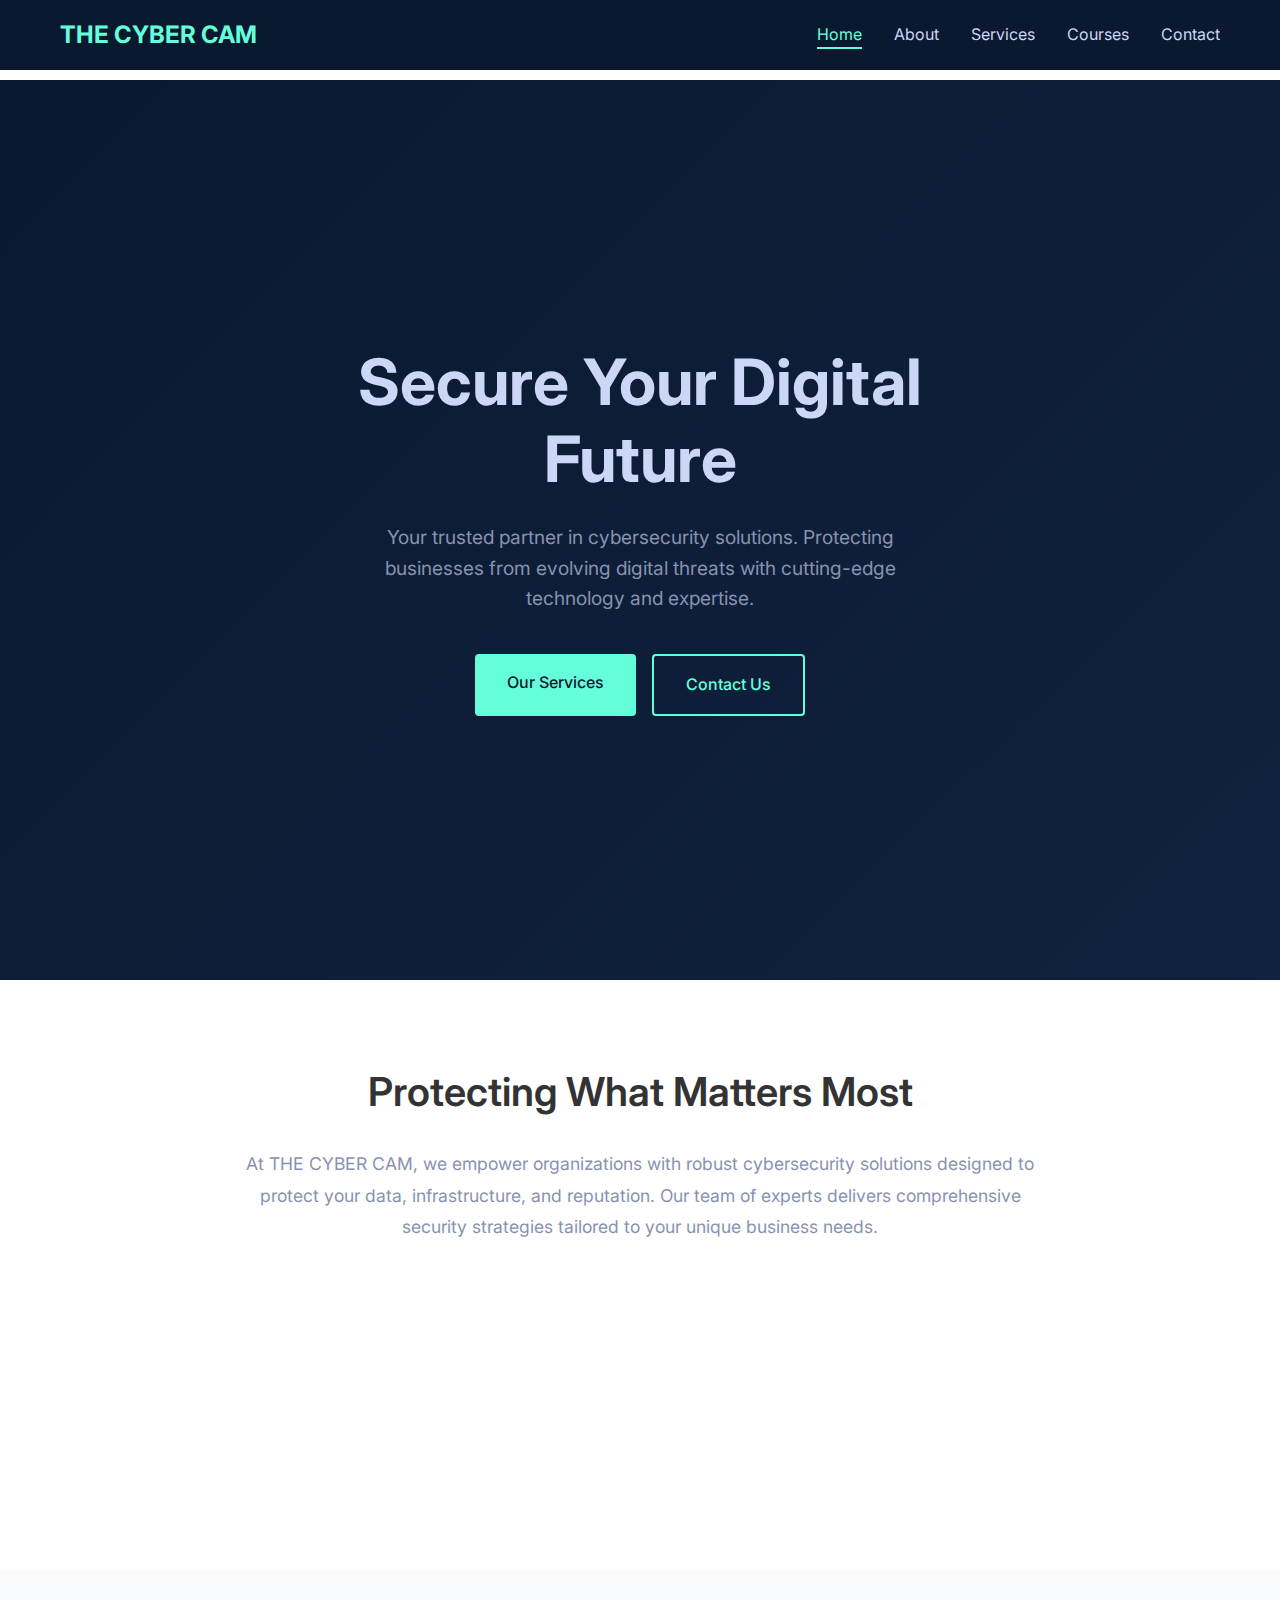
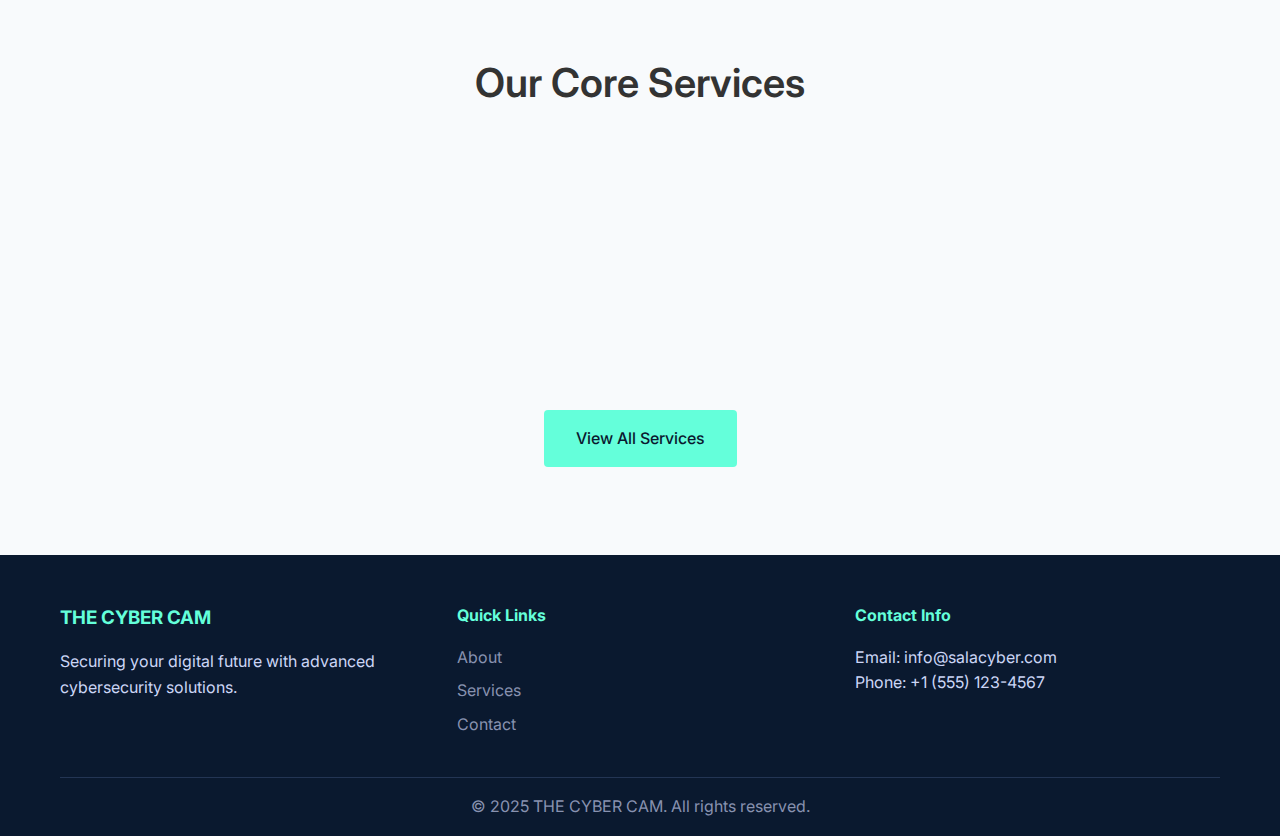
<file: index.html>
<!DOCTYPE html>
<html lang="en">
<head>
    <meta charset="UTF-8">
    <meta name="viewport" content="width=device-width, initial-scale=1.0">
    <title>THE CYBER CAM | Cybersecurity Solutions</title>
    <link rel="stylesheet" href="css/style.css">
    <link href="https://fonts.googleapis.com/css2?family=Inter:wght@300;400;500;600;700&display=swap" rel="stylesheet">
</head>
<body>
    <header>
        <div class="container">
            <h1 class="logo">THE CYBER CAM</h1>
            <nav>
                <ul class="nav-links">
                    <li><a href="index.html" class="active">Home</a></li>
                    <li><a href="about.html">About</a></li>
                    <li><a href="services.html">Services</a></li>
                    <li><a href="courses.html">Courses</a></li>
                    <li><a href="contact.html">Contact</a></li>
                </ul>
                <button id="nav-toggle" class="nav-toggle">Menu</button>
            </nav>
        </div>
    </header>

    <main>
        <section class="hero">
            <div class="hero-overlay">
                <div class="hero-content">
                    <h2>Secure Your Digital Future</h2>
                    <p>Your trusted partner in cybersecurity solutions. Protecting businesses from evolving digital threats with cutting-edge technology and expertise.</p>
                    <div class="hero-buttons">
                        <a href="services.html" class="btn primary">Our Services</a>
                        <a href="contact.html" class="btn secondary">Contact Us</a>
                    </div>
                </div>
            </div>
        </section>

        <section class="intro">
            <div class="container">
                <div class="intro-content">
                    <h2>Protecting What Matters Most</h2>
                    <p>At THE CYBER CAM, we empower organizations with robust cybersecurity solutions designed to protect your data, infrastructure, and reputation. Our team of experts delivers comprehensive security strategies tailored to your unique business needs.</p>
                    <div class="stats">
                        <div class="stat">
                            <h3>500+</h3>
                            <p>Clients Protected</p>
                        </div>
                        <div class="stat">
                            <h3>24/7</h3>
                            <p>Monitoring</p>
                        </div>
                        <div class="stat">
                            <h3>99.9%</h3>
                            <p>Uptime</p>
                        </div>
                    </div>
                </div>
            </div>
        </section>

        <section class="services-preview">
            <div class="container">
                <h2>Our Core Services</h2>
                <div class="services-grid">
                    <div class="service-card">
                        <h3>Risk Assessment</h3>
                        <p>Comprehensive security audits to identify vulnerabilities and strengthen your defenses.</p>
                    </div>
                    <div class="service-card">
                        <h3>Managed Security</h3>
                        <p>Round-the-clock monitoring and proactive threat detection and response.</p>
                    </div>
                    <div class="service-card">
                        <h3>Compliance Consulting</h3>
                        <p>Ensure your business meets regulatory standards and industry best practices.</p>
                    </div>
                </div>
                <div class="services-cta">
                    <a href="services.html" class="btn primary">View All Services</a>
                </div>
            </div>
        </section>
    </main>

    <footer>
        <div class="container">
            <div class="footer-content">
                <div class="footer-section">
                    <h3>THE CYBER CAM</h3>
                    <p>Securing your digital future with advanced cybersecurity solutions.</p>
                </div>
                <div class="footer-section">
                    <h4>Quick Links</h4>
                    <ul>
                        <li><a href="about.html">About</a></li>
                        <li><a href="services.html">Services</a></li>
                        <li><a href="contact.html">Contact</a></li>
                    </ul>
                </div>
                <div class="footer-section">
                    <h4>Contact Info</h4>
                    <p>Email: info@salacyber.com</p>
                    <p>Phone: +1 (555) 123-4567</p>
                </div>
            </div>
            <div class="footer-bottom">
                <p>&copy; 2025 THE CYBER CAM. All rights reserved.</p>
            </div>
        </div>
    </footer>

    <script src="js/main.js"></script>
</body>
</html>
</file>
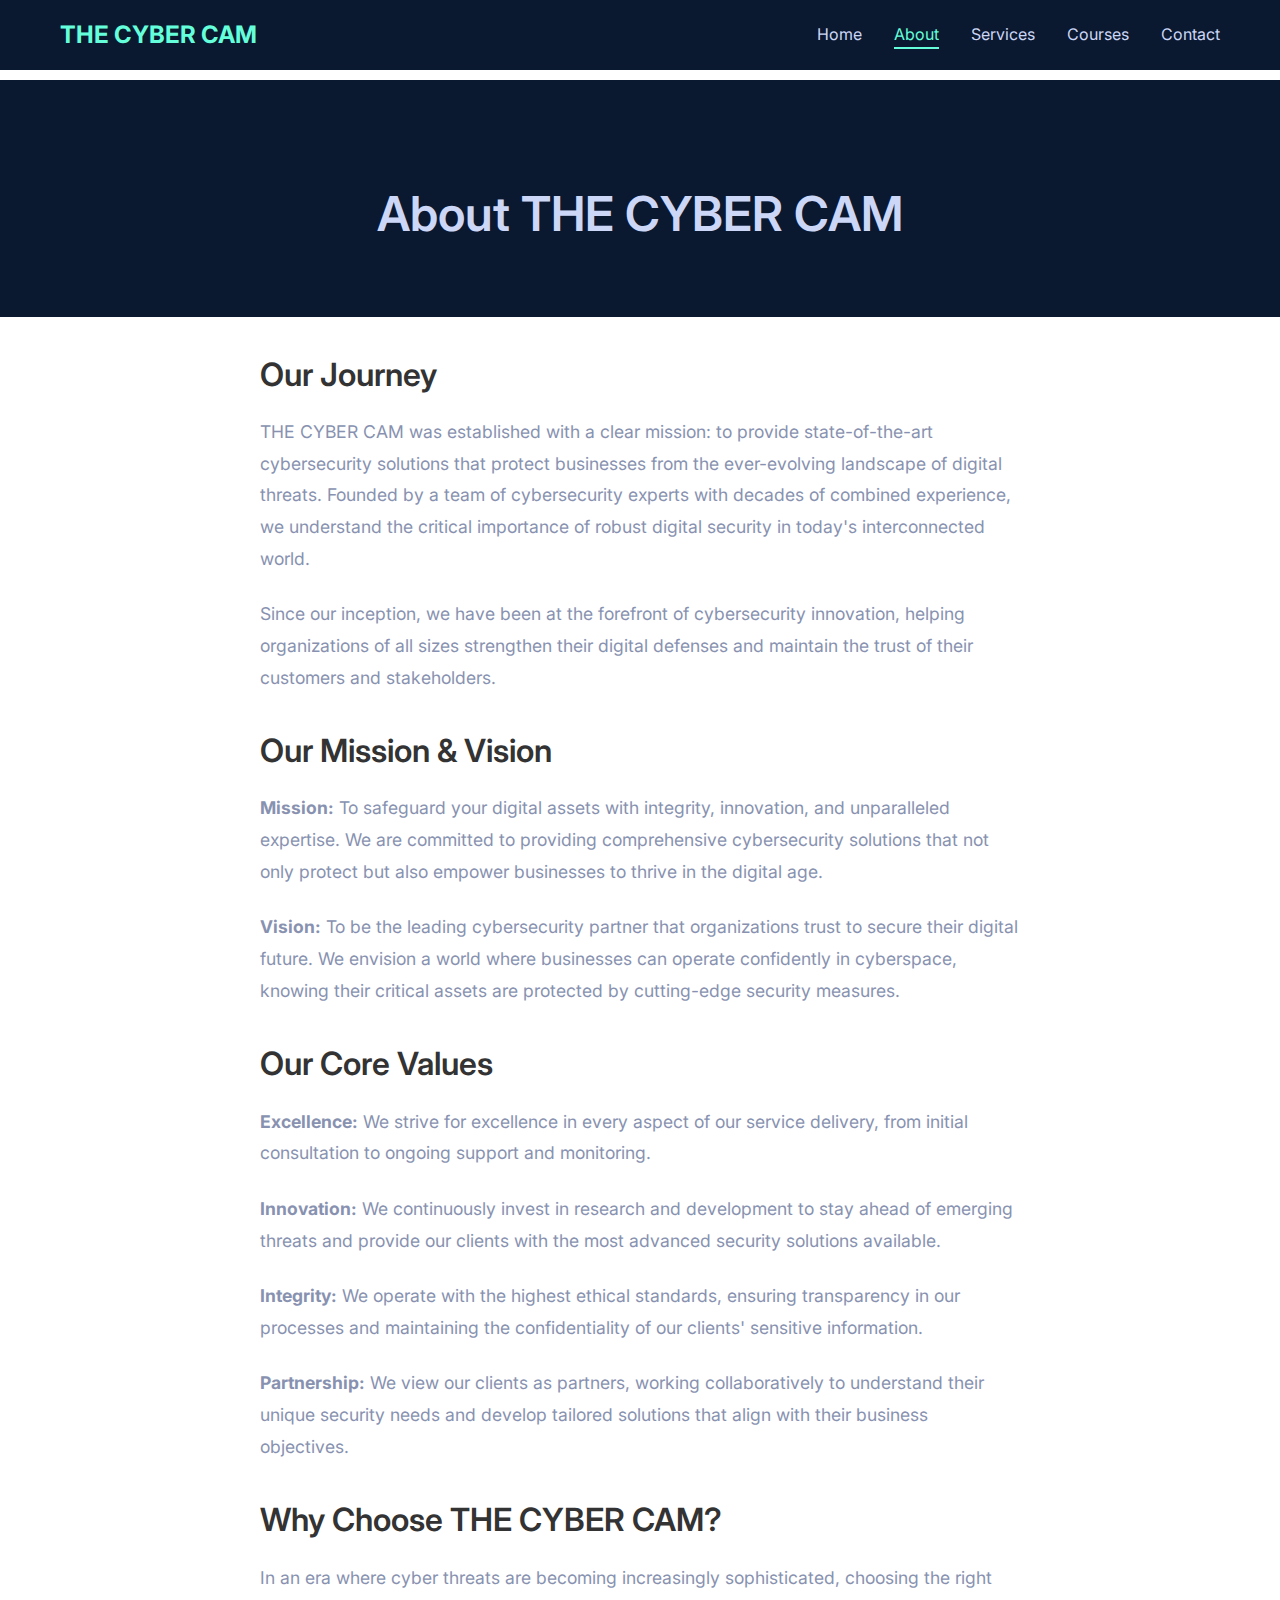
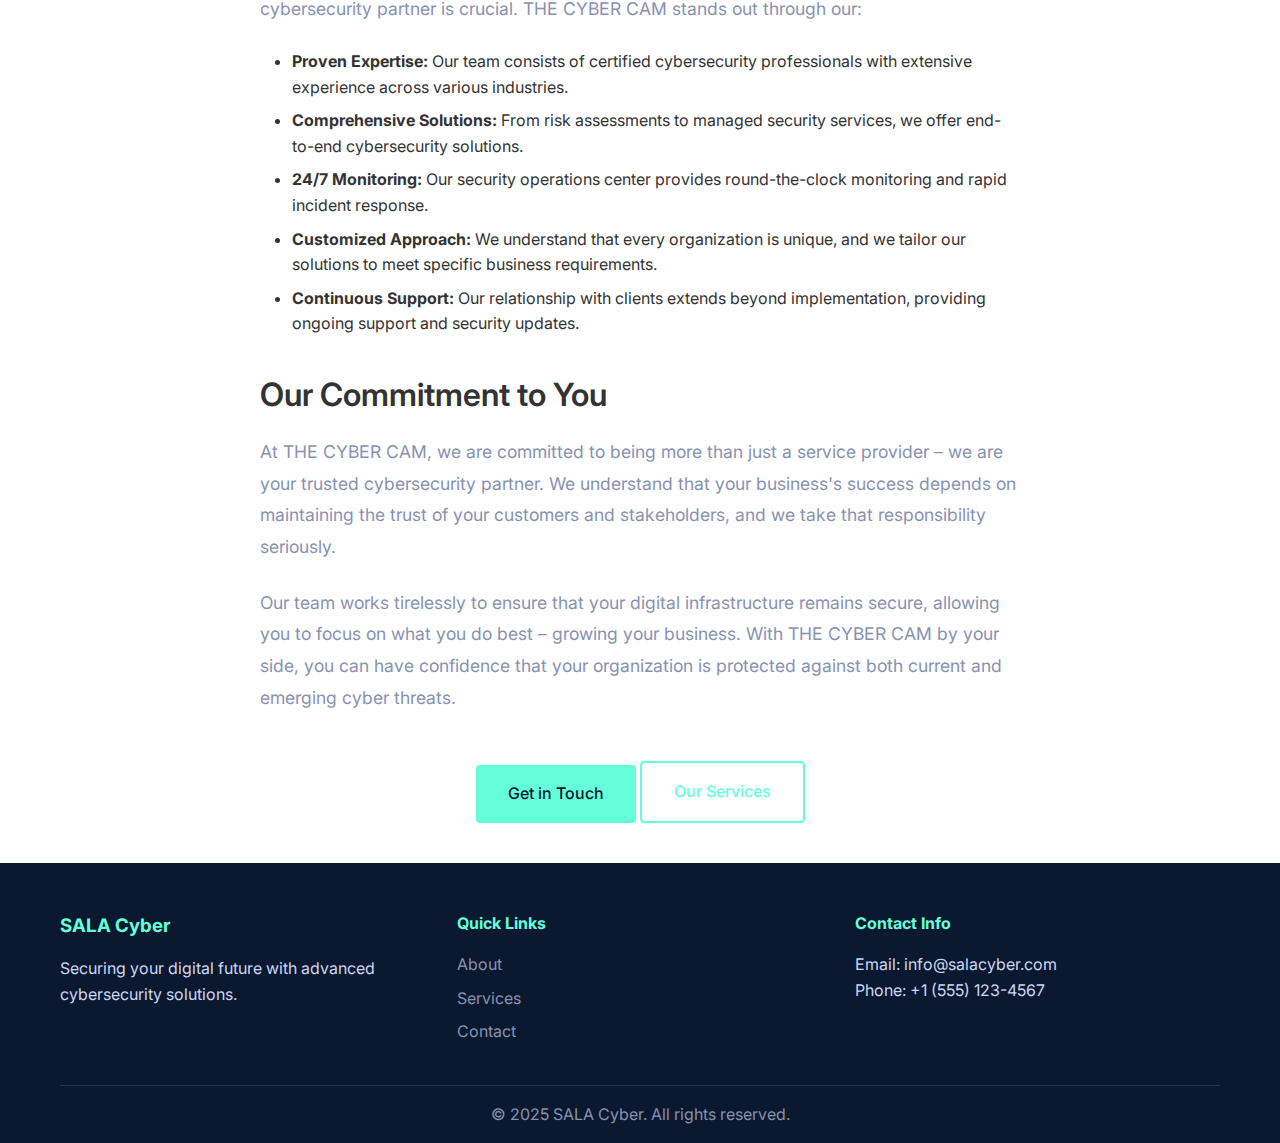
<file: about.html>
<!DOCTYPE html>
<html lang="en">
<head>
    <meta charset="UTF-8">
    <meta name="viewport" content="width=device-width, initial-scale=1.0">
    <title>About Us | THE CYBER CAM</title>
    <link rel="stylesheet" href="css/style.css">
    <link href="https://fonts.googleapis.com/css2?family=Inter:wght@300;400;500;600;700&display=swap" rel="stylesheet">
</head>
<body>
    <header>
        <div class="container">
            <h1 class="logo">THE CYBER CAM</h1>
            <nav>
                <ul class="nav-links">
                    <li><a href="index.html">Home</a></li>
                    <li><a href="about.html" class="active">About</a></li>
                    <li><a href="services.html">Services</a></li>
                    <li><a href="courses.html">Courses</a></li>
                    <li><a href="contact.html">Contact</a></li>
                </ul>
                <button id="nav-toggle" class="nav-toggle">Menu</button>
            </nav>
        </div>
    </header>

    <main>
        <section class="page-banner">
            <div class="container">
                <h2>About THE CYBER CAM</h2>
            </div>
        </section>

        <section class="about-content">
            <div class="container">
                <h3>Our Journey</h3>
                <p>THE CYBER CAM was established with a clear mission: to provide state-of-the-art cybersecurity solutions that protect businesses from the ever-evolving landscape of digital threats. Founded by a team of cybersecurity experts with decades of combined experience, we understand the critical importance of robust digital security in today's interconnected world.</p>

                <p>Since our inception, we have been at the forefront of cybersecurity innovation, helping organizations of all sizes strengthen their digital defenses and maintain the trust of their customers and stakeholders.</p>

                <h3>Our Mission & Vision</h3>
                <p><strong>Mission:</strong> To safeguard your digital assets with integrity, innovation, and unparalleled expertise. We are committed to providing comprehensive cybersecurity solutions that not only protect but also empower businesses to thrive in the digital age.</p>

                <p><strong>Vision:</strong> To be the leading cybersecurity partner that organizations trust to secure their digital future. We envision a world where businesses can operate confidently in cyberspace, knowing their critical assets are protected by cutting-edge security measures.</p>

                <h3>Our Core Values</h3>
                <p><strong>Excellence:</strong> We strive for excellence in every aspect of our service delivery, from initial consultation to ongoing support and monitoring.</p>

                <p><strong>Innovation:</strong> We continuously invest in research and development to stay ahead of emerging threats and provide our clients with the most advanced security solutions available.</p>

                <p><strong>Integrity:</strong> We operate with the highest ethical standards, ensuring transparency in our processes and maintaining the confidentiality of our clients' sensitive information.</p>

                <p><strong>Partnership:</strong> We view our clients as partners, working collaboratively to understand their unique security needs and develop tailored solutions that align with their business objectives.</p>

                <h3>Why Choose THE CYBER CAM?</h3>
                <p>In an era where cyber threats are becoming increasingly sophisticated, choosing the right cybersecurity partner is crucial. THE CYBER CAM stands out through our:</p>

                <ul style="margin-left: 2rem; margin-bottom: 1.5rem;">
                    <li style="margin-bottom: 0.5rem;"><strong>Proven Expertise:</strong> Our team consists of certified cybersecurity professionals with extensive experience across various industries.</li>
                    <li style="margin-bottom: 0.5rem;"><strong>Comprehensive Solutions:</strong> From risk assessments to managed security services, we offer end-to-end cybersecurity solutions.</li>
                    <li style="margin-bottom: 0.5rem;"><strong>24/7 Monitoring:</strong> Our security operations center provides round-the-clock monitoring and rapid incident response.</li>
                    <li style="margin-bottom: 0.5rem;"><strong>Customized Approach:</strong> We understand that every organization is unique, and we tailor our solutions to meet specific business requirements.</li>
                    <li style="margin-bottom: 0.5rem;"><strong>Continuous Support:</strong> Our relationship with clients extends beyond implementation, providing ongoing support and security updates.</li>
                </ul>

                <h3>Our Commitment to You</h3>
                <p>At THE CYBER CAM, we are committed to being more than just a service provider – we are your trusted cybersecurity partner. We understand that your business's success depends on maintaining the trust of your customers and stakeholders, and we take that responsibility seriously.</p>

                <p>Our team works tirelessly to ensure that your digital infrastructure remains secure, allowing you to focus on what you do best – growing your business. With THE CYBER CAM by your side, you can have confidence that your organization is protected against both current and emerging cyber threats.</p>

                <div style="text-align: center; margin-top: 3rem;">
                    <a href="contact.html" class="btn primary">Get in Touch</a>
                    <a href="services.html" class="btn secondary">Our Services</a>
                </div>
            </div>
        </section>
    </main>

    <footer>
        <div class="container">
            <div class="footer-content">
                <div class="footer-section">
                    <h3>SALA Cyber</h3>
                    <p>Securing your digital future with advanced cybersecurity solutions.</p>
                </div>
                <div class="footer-section">
                    <h4>Quick Links</h4>
                    <ul>
                        <li><a href="about.html">About</a></li>
                        <li><a href="services.html">Services</a></li>
                        <li><a href="contact.html">Contact</a></li>
                    </ul>
                </div>
                <div class="footer-section">
                    <h4>Contact Info</h4>
                    <p>Email: info@salacyber.com</p>
                    <p>Phone: +1 (555) 123-4567</p>
                </div>
            </div>
            <div class="footer-bottom">
                <p>&copy; 2025 SALA Cyber. All rights reserved.</p>
            </div>
        </div>
    </footer>

    <script src="js/main.js"></script>
</body>
</html>
</file>
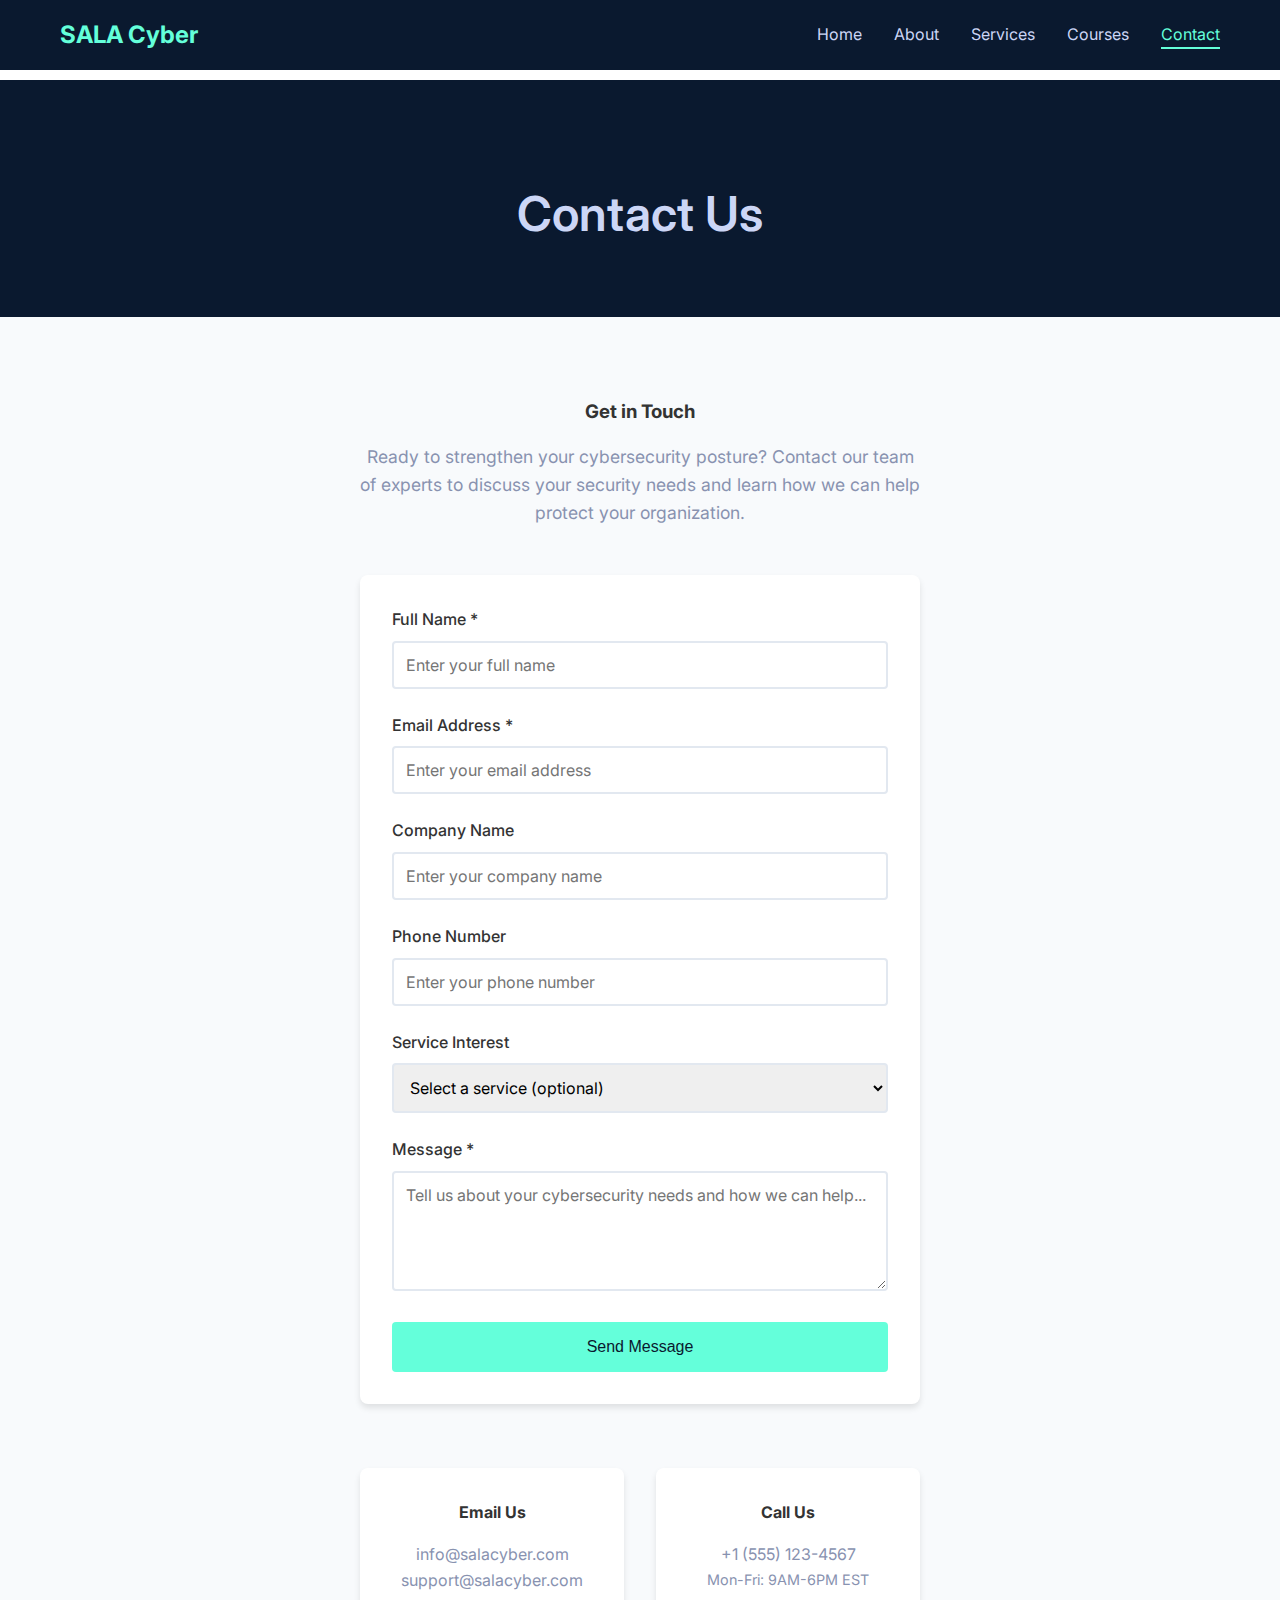
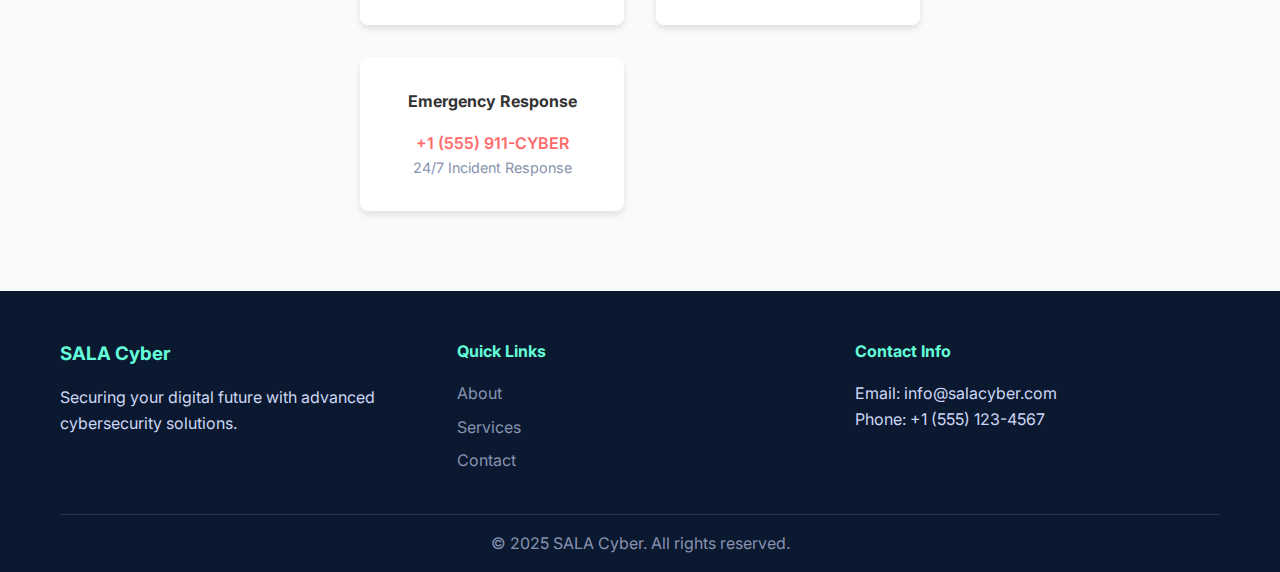
<file: contact.html>
<!DOCTYPE html>
<html lang="en">
<head>
    <meta charset="UTF-8">
    <meta name="viewport" content="width=device-width, initial-scale=1.0">
    <title>Contact Us | SALA Cyber</title>
    <link rel="stylesheet" href="css/style.css">
    <link href="https://fonts.googleapis.com/css2?family=Inter:wght@300;400;500;600;700&display=swap" rel="stylesheet">
</head>
<body>
    <header>
        <div class="container">
            <h1 class="logo">SALA Cyber</h1>
            <nav>
                <ul class="nav-links">
                    <li><a href="index.html">Home</a></li>
                    <li><a href="about.html">About</a></li>
                    <li><a href="services.html">Services</a></li>
                    <li><a href="courses.html">Courses</a></li>
                    <li><a href="contact.html" class="active">Contact</a></li>
                </ul>
                <button id="nav-toggle" class="nav-toggle">Menu</button>
            </nav>
        </div>
    </header>

    <main>
        <section class="page-banner">
            <div class="container">
                <h2>Contact Us</h2>
            </div>
        </section>

        <section class="contact-form-section">
            <div class="container">
                <div style="text-align: center; margin-bottom: 3rem;">
                    <h3 style="color: var(--text-dark); margin-bottom: 1rem;">Get in Touch</h3>
                    <p style="color: var(--text-secondary); font-size: 1.1rem; max-width: 600px; margin: 0 auto;">
                        Ready to strengthen your cybersecurity posture? Contact our team of experts to discuss your security needs and learn how we can help protect your organization.
                    </p>
                </div>

                <form id="contact-form" novalidate>
                    <div class="form-group">
                        <label for="name">Full Name *</label>
                        <input type="text" id="name" name="name" placeholder="Enter your full name" required>
                        <span class="error-message" id="error-name"></span>
                    </div>

                    <div class="form-group">
                        <label for="email">Email Address *</label>
                        <input type="email" id="email" name="email" placeholder="Enter your email address" required>
                        <span class="error-message" id="error-email"></span>
                    </div>

                    <div class="form-group">
                        <label for="company">Company Name</label>
                        <input type="text" id="company" name="company" placeholder="Enter your company name">
                    </div>

                    <div class="form-group">
                        <label for="phone">Phone Number</label>
                        <input type="tel" id="phone" name="phone" placeholder="Enter your phone number">
                    </div>

                    <div class="form-group">
                        <label for="service">Service Interest</label>
                        <select id="service" name="service" style="width: 100%; padding: 0.75rem; border: 2px solid #e2e8f0; border-radius: 4px; font-size: 1rem; font-family: var(--font-family);">
                            <option value="">Select a service (optional)</option>
                            <option value="risk-assessment">Risk Assessment</option>
                            <option value="managed-security">Managed Security Services</option>
                            <option value="compliance">Compliance Consulting</option>
                            <option value="penetration-testing">Penetration Testing</option>
                            <option value="security-training">Security Awareness Training</option>
                            <option value="incident-response">Incident Response</option>
                            <option value="other">Other</option>
                        </select>
                    </div>

                    <div class="form-group">
                        <label for="message">Message *</label>
                        <textarea id="message" name="message" placeholder="Tell us about your cybersecurity needs and how we can help..." required></textarea>
                        <span class="error-message" id="error-message"></span>
                    </div>

                    <button type="submit" class="btn primary" style="width: 100%;">Send Message</button>
                </form>

                <div style="margin-top: 4rem; display: grid; grid-template-columns: repeat(auto-fit, minmax(250px, 1fr)); gap: 2rem;">
                    <div style="text-align: center; padding: 2rem; background: var(--background-light); border-radius: 8px; box-shadow: 0 4px 6px rgba(0, 0, 0, 0.1);">
                        <h4 style="color: var(--text-dark); margin-bottom: 1rem;">Email Us</h4>
                        <p style="color: var(--text-secondary);">info@salacyber.com</p>
                        <p style="color: var(--text-secondary);">support@salacyber.com</p>
                    </div>

                    <div style="text-align: center; padding: 2rem; background: var(--background-light); border-radius: 8px; box-shadow: 0 4px 6px rgba(0, 0, 0, 0.1);">
                        <h4 style="color: var(--text-dark); margin-bottom: 1rem;">Call Us</h4>
                        <p style="color: var(--text-secondary);">+1 (555) 123-4567</p>
                        <p style="color: var(--text-secondary); font-size: 0.9rem;">Mon-Fri: 9AM-6PM EST</p>
                    </div>

                    <div style="text-align: center; padding: 2rem; background: var(--background-light); border-radius: 8px; box-shadow: 0 4px 6px rgba(0, 0, 0, 0.1);">
                        <h4 style="color: var(--text-dark); margin-bottom: 1rem;">Emergency Response</h4>
                        <p style="color: var(--error-color); font-weight: 600;">+1 (555) 911-CYBER</p>
                        <p style="color: var(--text-secondary); font-size: 0.9rem;">24/7 Incident Response</p>
                    </div>
                </div>
            </div>
        </section>
    </main>

    <footer>
        <div class="container">
            <div class="footer-content">
                <div class="footer-section">
                    <h3>SALA Cyber</h3>
                    <p>Securing your digital future with advanced cybersecurity solutions.</p>
                </div>
                <div class="footer-section">
                    <h4>Quick Links</h4>
                    <ul>
                        <li><a href="about.html">About</a></li>
                        <li><a href="services.html">Services</a></li>
                        <li><a href="contact.html">Contact</a></li>
                    </ul>
                </div>
                <div class="footer-section">
                    <h4>Contact Info</h4>
                    <p>Email: info@salacyber.com</p>
                    <p>Phone: +1 (555) 123-4567</p>
                </div>
            </div>
            <div class="footer-bottom">
                <p>&copy; 2025 SALA Cyber. All rights reserved.</p>
            </div>
        </div>
    </footer>

    <script src="js/main.js"></script>
</body>
</html>
</file>
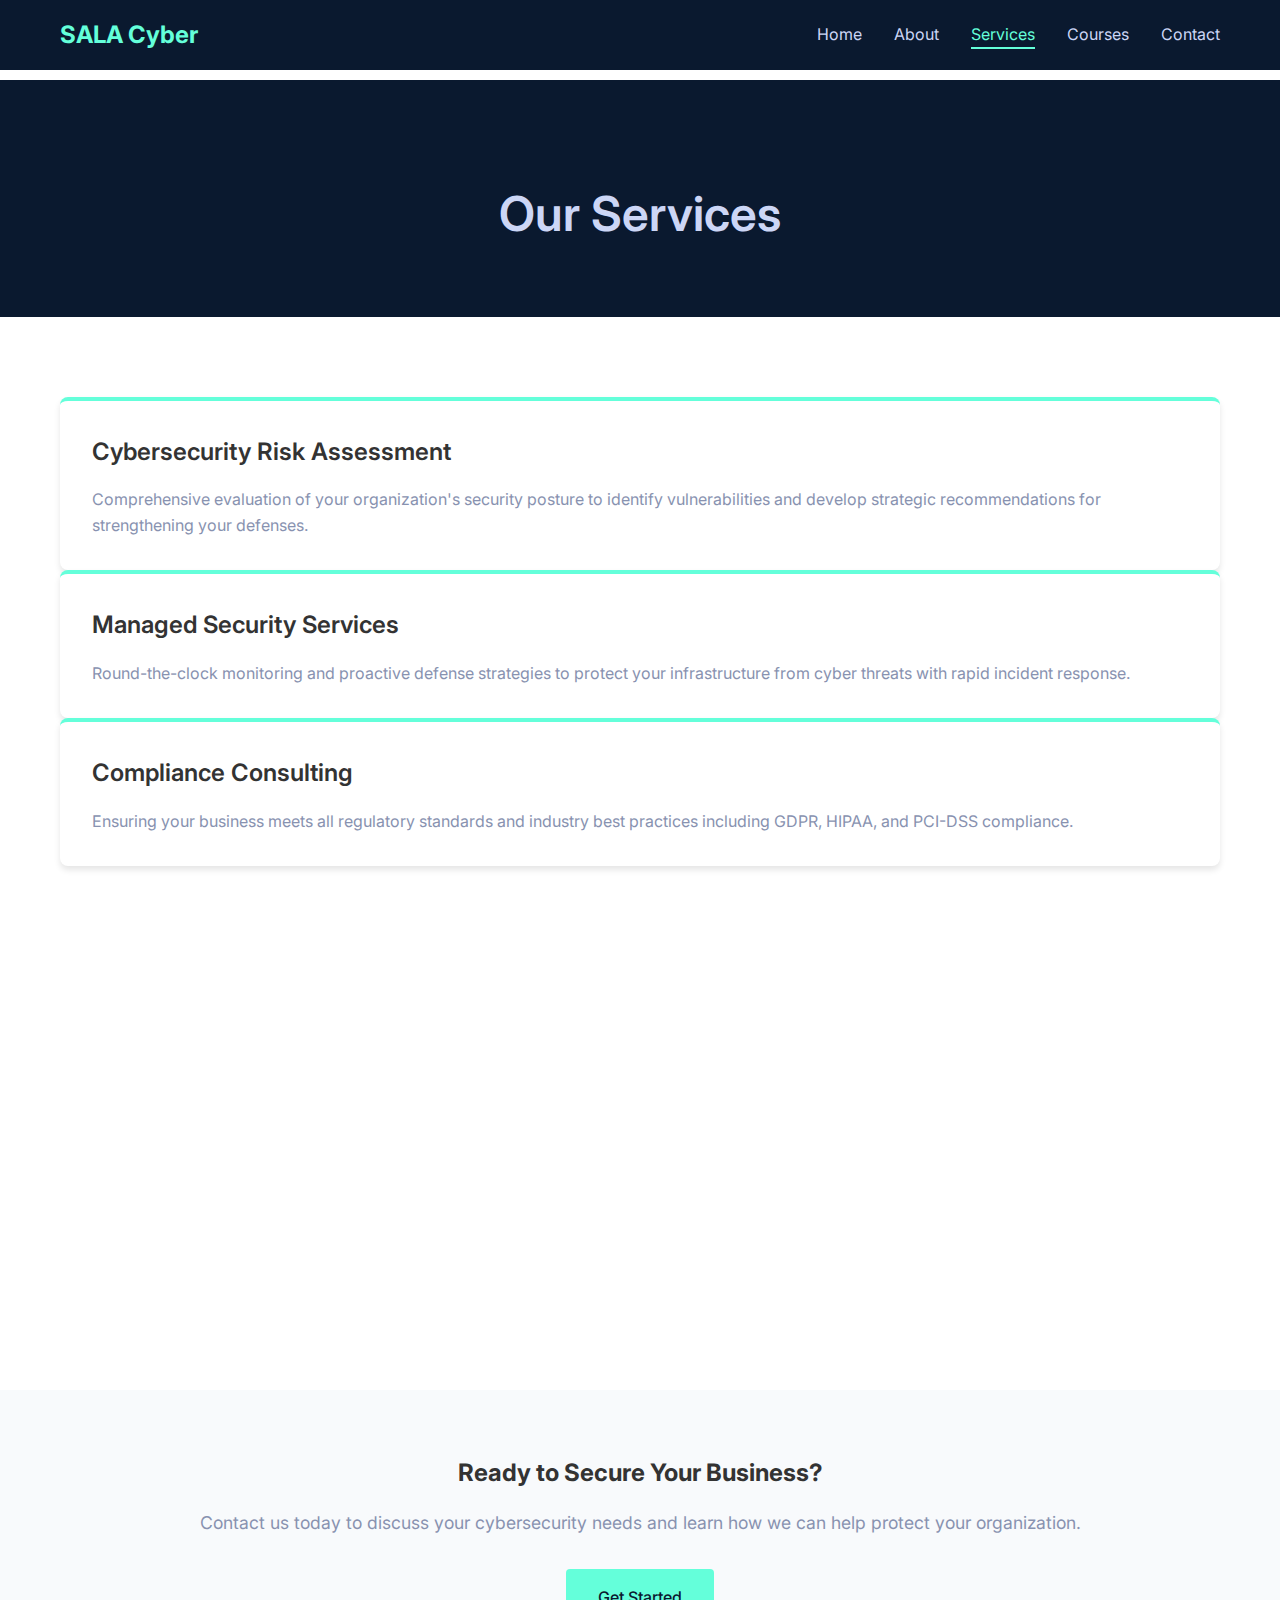
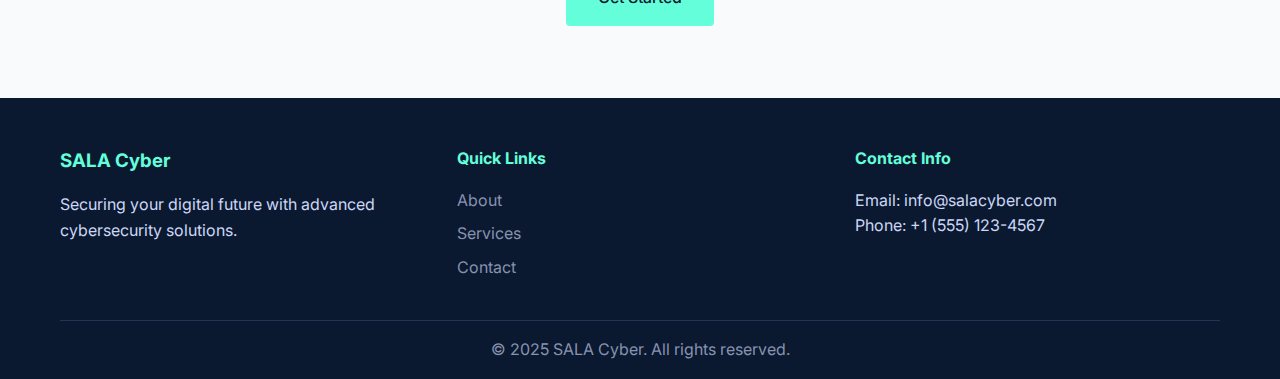
<file: services.html>
<!DOCTYPE html>
<html lang="en">
<head>
    <meta charset="UTF-8">
    <meta name="viewport" content="width=device-width, initial-scale=1.0">
    <title>Our Services | SALA Cyber</title>
    <link rel="stylesheet" href="css/style.css">
    <link href="https://fonts.googleapis.com/css2?family=Inter:wght@300;400;500;600;700&display=swap" rel="stylesheet">
</head>
<body>
    <header>
        <div class="container">
            <h1 class="logo">SALA Cyber</h1>
            <nav>
                <ul class="nav-links">
                    <li><a href="index.html">Home</a></li>
                    <li><a href="about.html">About</a></li>
                    <li><a href="services.html" class="active">Services</a></li>
                    <li><a href="courses.html">Courses</a></li>
                    <li><a href="contact.html">Contact</a></li>
                </ul>
                <button id="nav-toggle" class="nav-toggle">Menu</button>
            </nav>
        </div>
    </header>

    <main>
        <section class="page-banner">
            <div class="container">
                <h2>Our Services</h2>
            </div>
        </section>

        <section class="services-list">
            <div class="container">
                <div class="service-card">
                    <h3>Cybersecurity Risk Assessment</h3>
                    <p>Comprehensive evaluation of your organization's security posture to identify vulnerabilities and develop strategic recommendations for strengthening your defenses.</p>
                </div>

                <div class="service-card">
                    <h3>Managed Security Services</h3>
                    <p>Round-the-clock monitoring and proactive defense strategies to protect your infrastructure from cyber threats with rapid incident response.</p>
                </div>

                <div class="service-card">
                    <h3>Compliance Consulting</h3>
                    <p>Ensuring your business meets all regulatory standards and industry best practices including GDPR, HIPAA, and PCI-DSS compliance.</p>
                </div>

                <div class="service-card">
                    <h3>Penetration Testing</h3>
                    <p>Simulated cyber-attacks to test your defenses, identify security weaknesses, and improve your overall security stance.</p>
                </div>

                <div class="service-card">
                    <h3>Security Awareness Training</h3>
                    <p>Comprehensive training programs to educate employees about cybersecurity best practices and social engineering threats.</p>
                </div>

                <div class="service-card">
                    <h3>Incident Response & Forensics</h3>
                    <p>Rapid response services to contain security incidents with detailed forensic analysis and recovery planning.</p>
                </div>
            </div>
        </section>

        <section class="services-cta" style="background: #f8fafc; padding: 4rem 0; text-align: center;">
            <div class="container">
                <h2 style="margin-bottom: 1rem; color: var(--text-dark);">Ready to Secure Your Business?</h2>
                <p style="font-size: 1.1rem; color: var(--text-secondary); margin-bottom: 2rem;">
                    Contact us today to discuss your cybersecurity needs and learn how we can help protect your organization.
                </p>
                <a href="contact.html" class="btn primary">Get Started</a>
            </div>
        </section>
    </main>

    <footer>
        <div class="container">
            <div class="footer-content">
                <div class="footer-section">
                    <h3>SALA Cyber</h3>
                    <p>Securing your digital future with advanced cybersecurity solutions.</p>
                </div>
                <div class="footer-section">
                    <h4>Quick Links</h4>
                    <ul>
                        <li><a href="about.html">About</a></li>
                        <li><a href="services.html">Services</a></li>
                        <li><a href="contact.html">Contact</a></li>
                    </ul>
                </div>
                <div class="footer-section">
                    <h4>Contact Info</h4>
                    <p>Email: info@salacyber.com</p>
                    <p>Phone: +1 (555) 123-4567</p>
                </div>
            </div>
            <div class="footer-bottom">
                <p>&copy; 2025 SALA Cyber. All rights reserved.</p>
            </div>
        </div>
    </footer>

    <script src="js/main.js"></script>
</body>
</html>
</file>
<file: css/style.css>
/* Reset and Base Styles */
* {
    margin: 0;
    padding: 0;
    box-sizing: border-box;
}

:root {
    --primary-color: #0a192f;
    --secondary-color: #112240;
    --accent-color: #64ffda;
    --accent-hover: #52e0b8;
    --text-primary: #ccd6f6;
    --text-secondary: #8892b0;
    --text-dark: #333333;
    --background-light: #ffffff;
    --background-dark: #0a192f;
    --border-color: #233554;
    --error-color: #ff6b6b;
    --success-color: #51cf66;
    --font-family: 'Inter', -apple-system, BlinkMacSystemFont, 'Segoe UI', Roboto, sans-serif;
    --shadow: 0 10px 30px -15px rgba(2, 12, 27, 0.7);
    --transition: all 0.25s cubic-bezier(0.645, 0.045, 0.355, 1);
}

body {
    font-family: var(--font-family);
    line-height: 1.6;
    color: var(--text-dark);
    background-color: var(--background-light);
    overflow-x: hidden;
}

.container {
    max-width: 1200px;
    margin: 0 auto;
    padding: 0 20px;
}

/* Header Styles */
header {
    background: var(--primary-color);
    position: fixed;
    top: 0;
    left: 0;
    right: 0;
    z-index: 1000;
    transition: var(--transition);
    backdrop-filter: blur(10px);
}

header .container {
    display: flex;
    align-items: center;
    justify-content: space-between;
    padding: 1rem 20px;
}

.logo {
    font-size: 1.5rem;
    font-weight: 700;
    color: var(--accent-color);
    text-decoration: none;
}

nav {
    display: flex;
    align-items: center;
}

.nav-links {
    display: flex;
    list-style: none;
    gap: 2rem;
}

.nav-links a {
    color: var(--text-primary);
    text-decoration: none;
    font-weight: 400;
    transition: var(--transition);
    position: relative;
}

.nav-links a:hover,
.nav-links a.active {
    color: var(--accent-color);
}

.nav-links a::after {
    content: '';
    position: absolute;
    bottom: -5px;
    left: 0;
    width: 0;
    height: 2px;
    background: var(--accent-color);
    transition: var(--transition);
}

.nav-links a:hover::after,
.nav-links a.active::after {
    width: 100%;
}

.nav-toggle {
    display: none;
    background: none;
    border: none;
    color: var(--text-primary);
    font-size: 1rem;
    cursor: pointer;
    padding: 0.5rem;
}

/* Hero Section */
.hero {
    position: relative;
    background: linear-gradient(135deg, var(--primary-color) 0%, var(--secondary-color) 100%);
    min-height: 100vh;
    display: flex;
    align-items: center;
    justify-content: center;
    text-align: center;
    overflow: hidden;
}

.hero::before {
    content: '';
    position: absolute;
    top: 0;
    left: 0;
    right: 0;
    bottom: 0;
    background-image: url('https://images.pexels.com/photos/60504/security-protection-anti-virus-software-60504.jpeg?auto=compress&cs=tinysrgb&w=1260&h=750&dpr=2');
    background-size: cover;
    background-position: center;
    opacity: 0.1;
    z-index: 1;
}

.hero-overlay {
    position: relative;
    z-index: 2;
    width: 100%;
    padding: 2rem 0;
}

.hero-content {
    max-width: 800px;
    margin: 0 auto;
    padding: 0 2rem;
}

.hero-content h2 {
    font-size: clamp(2.5rem, 5vw, 4rem);
    font-weight: 700;
    color: var(--text-primary);
    margin-bottom: 1.5rem;
    line-height: 1.2;
}

.hero-content p {
    font-size: 1.2rem;
    color: var(--text-secondary);
    margin-bottom: 2.5rem;
    max-width: 600px;
    margin-left: auto;
    margin-right: auto;
}

.hero-buttons {
    display: flex;
    gap: 1rem;
    justify-content: center;
    flex-wrap: wrap;
}

/* Button Styles */
.btn {
    display: inline-block;
    padding: 1rem 2rem;
    border: none;
    border-radius: 4px;
    text-decoration: none;
    font-weight: 500;
    font-size: 1rem;
    cursor: pointer;
    transition: var(--transition);
    text-align: center;
    position: relative;
    overflow: hidden;
}

.btn.primary {
    background: var(--accent-color);
    color: var(--primary-color);
}

.btn.primary:hover {
    background: var(--accent-hover);
    transform: translateY(-2px);
    box-shadow: var(--shadow);
}

.btn.secondary {
    background: transparent;
    color: var(--accent-color);
    border: 2px solid var(--accent-color);
}

.btn.secondary:hover {
    background: var(--accent-color);
    color: var(--primary-color);
    transform: translateY(-2px);
}

/* Main Content Sections */
main {
    margin-top: 80px;
}

section {
    padding: 5rem 0;
}

.intro {
    background: var(--background-light);
}

.intro-content {
    text-align: center;
    max-width: 800px;
    margin: 0 auto;
}

.intro-content h2 {
    font-size: 2.5rem;
    font-weight: 600;
    color: var(--text-dark);
    margin-bottom: 1.5rem;
}

.intro-content p {
    font-size: 1.1rem;
    color: var(--text-secondary);
    margin-bottom: 3rem;
    line-height: 1.8;
}

.stats {
    display: grid;
    grid-template-columns: repeat(auto-fit, minmax(150px, 1fr));
    gap: 2rem;
    margin-top: 3rem;
}

.stat {
    text-align: center;
    padding: 1.5rem;
}

.stat h3 {
    font-size: 2.5rem;
    font-weight: 700;
    color: var(--accent-color);
    margin-bottom: 0.5rem;
}

.stat p {
    color: var(--text-secondary);
    font-weight: 500;
}

/* Services Preview */
.services-preview {
    background: #f8fafc;
}

.services-preview h2 {
    text-align: center;
    font-size: 2.5rem;
    font-weight: 600;
    color: var(--text-dark);
    margin-bottom: 3rem;
}

.services-grid {
    display: grid;
    grid-template-columns: repeat(auto-fit, minmax(300px, 1fr));
    gap: 2rem;
    margin-bottom: 3rem;
}

.service-card {
    background: var(--background-light);
    padding: 2rem;
    border-radius: 8px;
    box-shadow: 0 4px 6px rgba(0, 0, 0, 0.1);
    transition: var(--transition);
    border-top: 4px solid var(--accent-color);
}

.service-card:hover {
    transform: translateY(-5px);
    box-shadow: var(--shadow);
}

.service-card h3 {
    font-size: 1.5rem;
    font-weight: 600;
    color: var(--text-dark);
    margin-bottom: 1rem;
}

.service-card p {
    color: var(--text-secondary);
    line-height: 1.6;
}

.services-cta {
    text-align: center;
}

/* Page Banner */
.page-banner {
    background: var(--primary-color);
    padding: 6rem 0 4rem;
    text-align: center;
}

.page-banner h2 {
    font-size: 3rem;
    font-weight: 600;
    color: var(--text-primary);
}

/* About Content */
.about-content {
    max-width: 800px;
    margin: 0 auto;
    padding: 2rem 0;
}

.about-content h3 {
    font-size: 2rem;
    font-weight: 600;
    color: var(--text-dark);
    margin-bottom: 1rem;
    margin-top: 2rem;
}

.about-content h3:first-child {
    margin-top: 0;
}

.about-content p {
    font-size: 1.1rem;
    color: var(--text-secondary);
    line-height: 1.8;
    margin-bottom: 1.5rem;
}

/* Services List */
.services-list {
    display: grid;
    grid-template-columns: repeat(auto-fit, minmax(350px, 1fr));
    gap: 2rem;
}

/* Contact Form */
.contact-form-section {
    background: #f8fafc;
}

.contact-form-section .container {
    max-width: 600px;
}

#contact-form {
    background: var(--background-light);
    padding: 2rem;
    border-radius: 8px;
    box-shadow: 0 4px 6px rgba(0, 0, 0, 0.1);
}

.form-group {
    margin-bottom: 1.5rem;
}

.form-group label {
    display: block;
    margin-bottom: 0.5rem;
    font-weight: 500;
    color: var(--text-dark);
}

.form-group input,
.form-group textarea {
    width: 100%;
    padding: 0.75rem;
    border: 2px solid #e2e8f0;
    border-radius: 4px;
    font-size: 1rem;
    transition: var(--transition);
    font-family: var(--font-family);
}

.form-group input:focus,
.form-group textarea:focus {
    outline: none;
    border-color: var(--accent-color);
    box-shadow: 0 0 0 3px rgba(100, 255, 218, 0.1);
}

.form-group textarea {
    resize: vertical;
    min-height: 120px;
}

.error-message {
    color: var(--error-color);
    font-size: 0.9rem;
    margin-top: 0.25rem;
    display: block;
}

.form-group.error input,
.form-group.error textarea {
    border-color: var(--error-color);
}

/* 404 Page */
.error-page {
    text-align: center;
    padding: 6rem 0;
    min-height: 60vh;
    display: flex;
    align-items: center;
    justify-content: center;
}

.error-page .container h1 {
    font-size: 8rem;
    font-weight: 700;
    color: var(--accent-color);
    margin-bottom: 1rem;
}

.error-page .container p {
    font-size: 1.2rem;
    color: var(--text-secondary);
    margin-bottom: 2rem;
}

/* Footer */
footer {
    background: var(--primary-color);
    color: var(--text-primary);
    padding: 3rem 0 1rem;
}

.footer-content {
    display: grid;
    grid-template-columns: repeat(auto-fit, minmax(250px, 1fr));
    gap: 2rem;
    margin-bottom: 2rem;
}

.footer-section h3,
.footer-section h4 {
    color: var(--accent-color);
    margin-bottom: 1rem;
}

.footer-section ul {
    list-style: none;
}

.footer-section ul li {
    margin-bottom: 0.5rem;
}

.footer-section ul li a {
    color: var(--text-secondary);
    text-decoration: none;
    transition: var(--transition);
}

.footer-section ul li a:hover {
    color: var(--accent-color);
}

.footer-bottom {
    border-top: 1px solid var(--border-color);
    padding-top: 1rem;
    text-align: center;
    color: var(--text-secondary);
}

/* Responsive Design */
@media (max-width: 768px) {
    .nav-links {
        display: none;
        position: absolute;
        top: 100%;
        left: 0;
        right: 0;
        background: var(--primary-color);
        flex-direction: column;
        padding: 1rem;
        box-shadow: var(--shadow);
    }

    .nav-links.active {
        display: flex;
    }

    .nav-toggle {
        display: block;
    }

    .hero-content h2 {
        font-size: 2.5rem;
    }

    .hero-buttons {
        flex-direction: column;
        align-items: center;
    }

    .btn {
        width: 100%;
        max-width: 300px;
    }

    .stats {
        grid-template-columns: 1fr;
    }

    .services-grid {
        grid-template-columns: 1fr;
    }

    .services-list {
        grid-template-columns: 1fr;
    }

    .footer-content {
        grid-template-columns: 1fr;
        text-align: center;
    }

    section {
        padding: 3rem 0;
    }

    .page-banner {
        padding: 4rem 0 2rem;
    }

    .page-banner h2 {
        font-size: 2rem;
    }
}

@media (max-width: 480px) {
    .container {
        padding: 0 15px;
    }

    .hero-content {
        padding: 0 1rem;
    }

    .intro-content h2,
    .services-preview h2 {
        font-size: 2rem;
    }

    .service-card,
    #contact-form {
        padding: 1.5rem;
    }
}

/* Animations */
@keyframes fadeInUp {
    from {
        opacity: 0;
        transform: translateY(30px);
    }
    to {
        opacity: 1;
        transform: translateY(0);
    }
}

.service-card,
.stat {
    animation: fadeInUp 0.6s ease-out;
}

/* Courses Page Styles */
.language-toggle {
    margin-left: 1rem;
}

.lang-btn {
    background: transparent;
    border: 2px solid var(--accent-color);
    color: var(--accent-color);
    padding: 0.5rem 1rem;
    border-radius: 4px;
    cursor: pointer;
    font-size: 0.9rem;
    transition: var(--transition);
}

.lang-btn:hover {
    background: var(--accent-color);
    color: var(--primary-color);
}

.courses-section {
    padding: 4rem 0;
    background: #f8fafc;
}

.courses-grid {
    display: grid;
    grid-template-columns: repeat(auto-fit, minmax(350px, 1fr));
    gap: 2rem;
}

.course-card {
    background: var(--background-light);
    border-radius: 12px;
    overflow: hidden;
    box-shadow: 0 4px 6px rgba(0, 0, 0, 0.1);
    transition: var(--transition);
    border-top: 4px solid var(--accent-color);
}

.course-card:hover {
    transform: translateY(-5px);
    box-shadow: var(--shadow);
}

.course-image {
    width: 100%;
    height: 200px;
    overflow: hidden;
}

.course-image img {
    width: 100%;
    height: 100%;
    object-fit: cover;
    transition: var(--transition);
}

.course-card:hover .course-image img {
    transform: scale(1.05);
}

.course-content {
    padding: 1.5rem;
}

.course-content h3 {
    font-size: 1.3rem;
    font-weight: 600;
    color: var(--text-dark);
    margin-bottom: 1rem;
    line-height: 1.3;
}

.course-content p {
    color: var(--text-secondary);
    line-height: 1.6;
    margin-bottom: 1.5rem;
}

.course-meta {
    display: flex;
    justify-content: space-between;
    align-items: center;
    margin-bottom: 1.5rem;
    font-size: 0.9rem;
}

.course-meta .duration {
    color: var(--accent-color);
    font-weight: 500;
}

.course-meta .level {
    background: var(--primary-color);
    color: var(--text-primary);
    padding: 0.25rem 0.75rem;
    border-radius: 20px;
    font-size: 0.8rem;
}

.course-btn {
    width: 100%;
    margin-top: 1rem;
}

/* Modal Styles */
.modal {
    display: none;
    position: fixed;
    z-index: 2000;
    left: 0;
    top: 0;
    width: 100%;
    height: 100%;
    background-color: rgba(0, 0, 0, 0.8);
    backdrop-filter: blur(5px);
}

.modal-content {
    background-color: var(--background-light);
    margin: 2% auto;
    width: 95%;
    max-width: 1200px;
    height: 90vh;
    border-radius: 12px;
    overflow: hidden;
    display: flex;
    flex-direction: column;
}

.modal-header {
    background: var(--primary-color);
    color: var(--text-primary);
    padding: 1.5rem 2rem;
    display: flex;
    justify-content: space-between;
    align-items: center;
}

.modal-header h2 {
    font-size: 1.5rem;
    font-weight: 600;
}

.close {
    color: var(--text-primary);
    font-size: 2rem;
    font-weight: bold;
    cursor: pointer;
    transition: var(--transition);
    line-height: 1;
}

.close:hover {
    color: var(--accent-color);
}

.modal-body {
    flex: 1;
    overflow: hidden;
}

.course-layout {
    display: grid;
    grid-template-columns: 300px 1fr;
    height: 100%;
}

.lessons-sidebar {
    background: #f8fafc;
    border-right: 1px solid #e2e8f0;
    overflow-y: auto;
    padding: 1.5rem;
}

.lessons-sidebar h3 {
    font-size: 1.2rem;
    font-weight: 600;
    color: var(--text-dark);
    margin-bottom: 1rem;
    padding-bottom: 0.5rem;
    border-bottom: 2px solid var(--accent-color);
}

.lesson-item {
    padding: 1rem;
    margin-bottom: 0.5rem;
    border-radius: 8px;
    cursor: pointer;
    transition: var(--transition);
    border-left: 3px solid transparent;
}

.lesson-item:hover {
    background: var(--background-light);
    border-left-color: var(--accent-color);
}

.lesson-item.active {
    background: var(--background-light);
    border-left-color: var(--accent-color);
    box-shadow: 0 2px 4px rgba(0, 0, 0, 0.1);
}

.lesson-item h4 {
    font-size: 1rem;
    font-weight: 500;
    color: var(--text-dark);
    margin-bottom: 0.5rem;
    line-height: 1.3;
}

.lesson-item p {
    font-size: 0.9rem;
    color: var(--text-secondary);
    line-height: 1.4;
}

.video-content {
    padding: 1.5rem;
    overflow-y: auto;
}

.video-container {
    position: relative;
    width: 100%;
    height: 400px;
    margin: 0 auto 1.5rem auto;
    border-radius: 8px;
    overflow: hidden;
    box-shadow: 0 4px 6px rgba(0, 0, 0, 0.1);
    display: flex;
    justify-content: center;
    align-items: center;
}

.video-container iframe {
    border-radius: 8px;
    width: 100%;
    height: 100%;
    display: block;
    margin: 0 auto;
}

.lesson-info h4 {
    font-size: 1.3rem;
    font-weight: 600;
    color: var(--text-dark);
    margin-bottom: 1rem;
}

.lesson-info p {
    color: var(--text-secondary);
    line-height: 1.6;
    font-size: 1rem;
}

/* Khmer Font Support */
[lang="km"], .khmer-text {
    font-family: 'Noto Sans Khmer', 'Khmer OS', 'Khmer OS System', sans-serif;
}

/* Responsive Design for Courses */
@media (max-width: 1024px) {
    .course-layout {
        grid-template-columns: 250px 1fr;
    }
    
    .lessons-sidebar {
        padding: 1rem;
    }
}

@media (max-width: 768px) {
    .nav-links {
        gap: 1rem;
    }
    
    .language-toggle {
        margin-left: 0.5rem;
    }
    
    .lang-btn {
        padding: 0.4rem 0.8rem;
        font-size: 0.8rem;
    }
    
    .courses-grid {
        grid-template-columns: 1fr;
    }
    
    .modal-content {
        width: 98%;
        height: 95vh;
        margin: 1% auto;
    }
    
    .course-layout {
        grid-template-columns: 1fr;
        grid-template-rows: auto 1fr;
    }
    
    .lessons-sidebar {
        max-height: 200px;
        border-right: none;
        border-bottom: 1px solid #e2e8f0;
    }
    
    .video-container {
        height: 250px;
    }
    
    .modal-header {
        padding: 1rem;
    }
    
    .modal-header h2 {
        font-size: 1.2rem;
    }
}

@media (max-width: 480px) {
    .course-content {
        padding: 1rem;
    }
    
    .course-meta {
        flex-direction: column;
        align-items: flex-start;
        gap: 0.5rem;
    }
    
    .video-container {
        height: 200px;
    }
    
    .video-content {
        padding: 1rem;
    }
    
    .lessons-sidebar {
        padding: 1rem;
    }
}

/* Smooth scrolling */
html {
    scroll-behavior: smooth;
}

/* Focus styles for accessibility */
button:focus,
a:focus,
input:focus,
textarea:focus {
    outline: 2px solid var(--accent-color);
    outline-offset: 2px;
}
</file>
